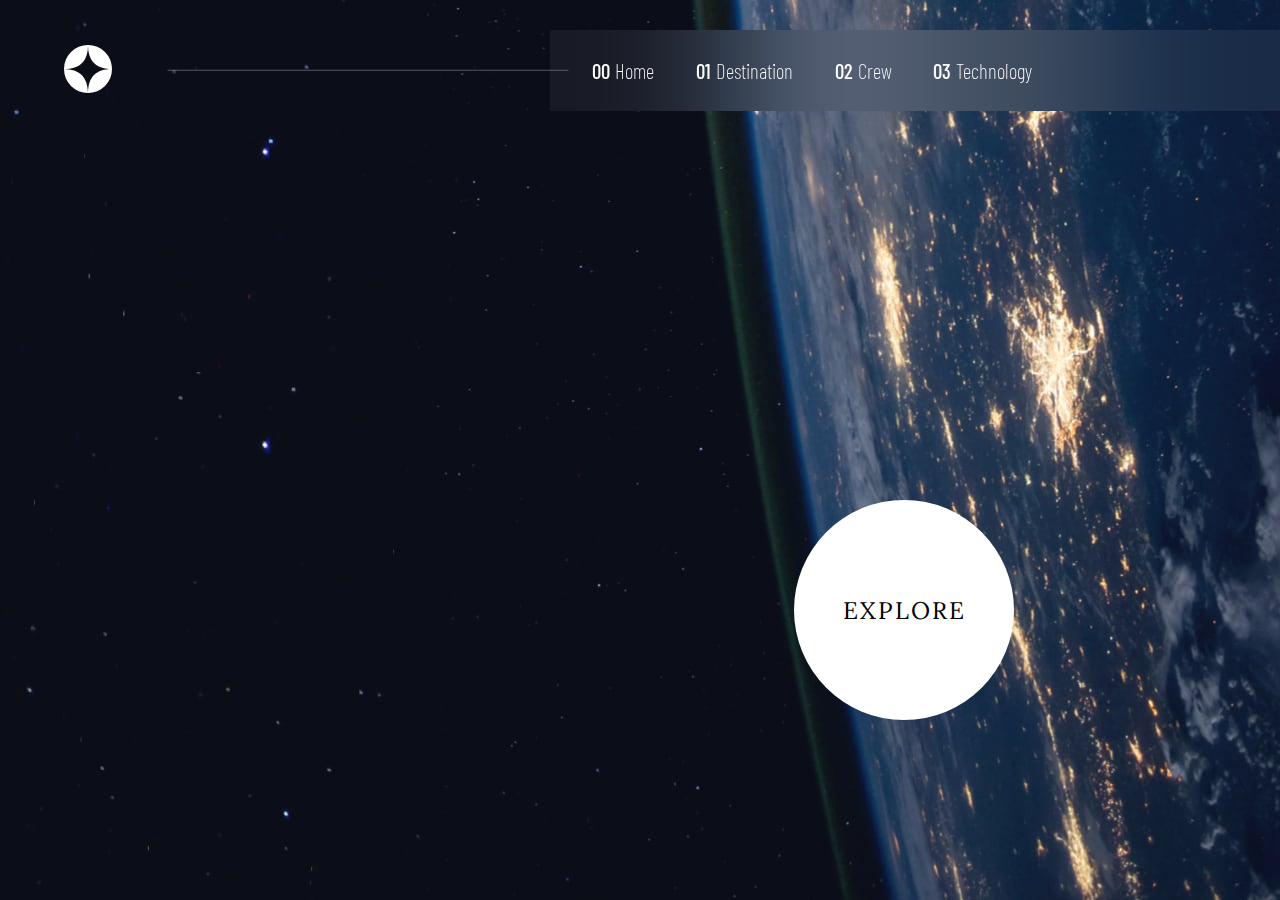
<file: starter-code/index.html>
<!DOCTYPE html>
<html lang="es">
<head>
  <meta charset="UTF-8">
  <meta name="viewport" content="width=device-width, initial-scale=1.0">

  <link rel="icon" type="image/png" sizes="32x32" href="./assets/favicon-32x32.png">
  
  <title>Frontend Mentor | Space tourism website</title>
  <link rel="stylesheet" href="../css/index.css">
</head>
<body>
  <header id="header">
   

  </header>

  <div class="modal" id="modal">
    <nav>
      <a href="index.html"><span>00</span> Home</a>
      <a href="../starter-code/destination-mars.html"><span>01</span> Destination</a>
      <a href="../starter-code/crew-engineer.html"><span>02</span> Crew</a>
      <a href="../starter-code/technology-vehicle.html"><span>03</span> Technology</a>
  </nav>
  </div>

  <main class="main">
    <section>
      <span>So, you want to travel to</span>
      <h1>Space</h1>
      <p>
        Let’s face it; if you want to go to space, you might as well genuinely go to 
        outer space and not hover kind of on the edge of it. Well sit back, and relax 
        because we’ll give you a truly out of this world experience!
      </p>
    </section>
    <section>
      <a href="#">Explore</a>
    </section>
  </main>

  <script type="module" src="../js/header.js"></script>
</body>
</html>
</file>
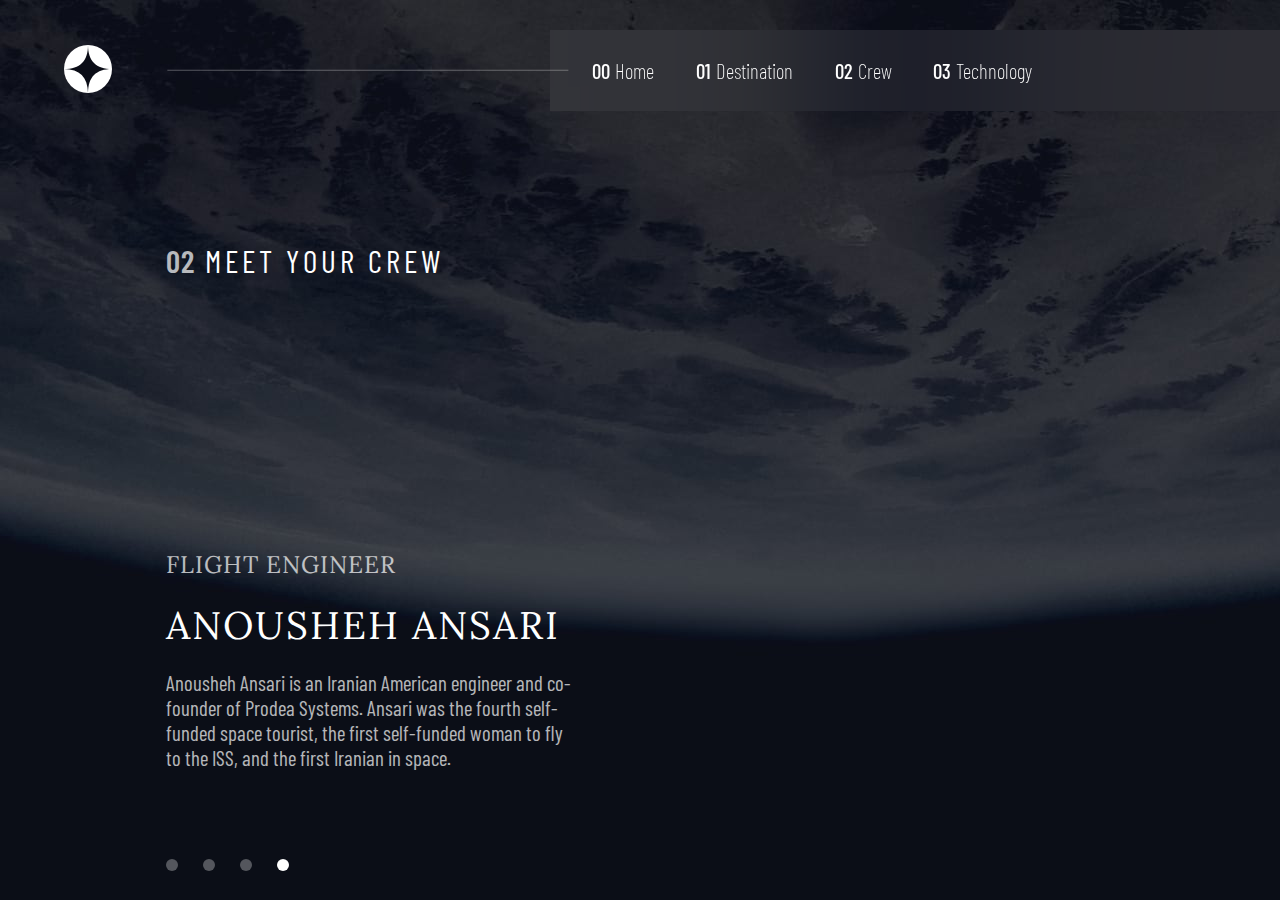
<file: starter-code/crew-engineer.html>
<!DOCTYPE html>
<html lang="es">
<head>
  <meta charset="UTF-8">
  <meta name="viewport" content="width=device-width, initial-scale=1.0">

  <link rel="icon" type="image/png" sizes="32x32" href="./assets/favicon-32x32.png">
  
  <title>Frontend Mentor | Space tourism website</title>
  <link rel="stylesheet" href="../css/crew.css">
</head>
<body>
  <header id="header"></header>
  <div class="modal" id="modal">
    <nav>
      <a href="index.html"><span>00</span> Home</a>
      <a href="../starter-code/destination-mars.html"><span>01</span> Destination</a>
      <a href="../starter-code/crew-engineer.html"><span>02</span> Crew</a>
      <a href="../starter-code/technology-vehicle.html"><span>03</span> Technology</a>
  </nav>
  </div>
  <main class="main">
    <h2><span>02</span> meet your crew</h2>
    <section class="main-section" id="main-section">
      
    </section>
  </main>

  <script type="module" src="../js/header.js"></script>
  <script src="../js/crew.js"></script>
</body>
</html>
</file>
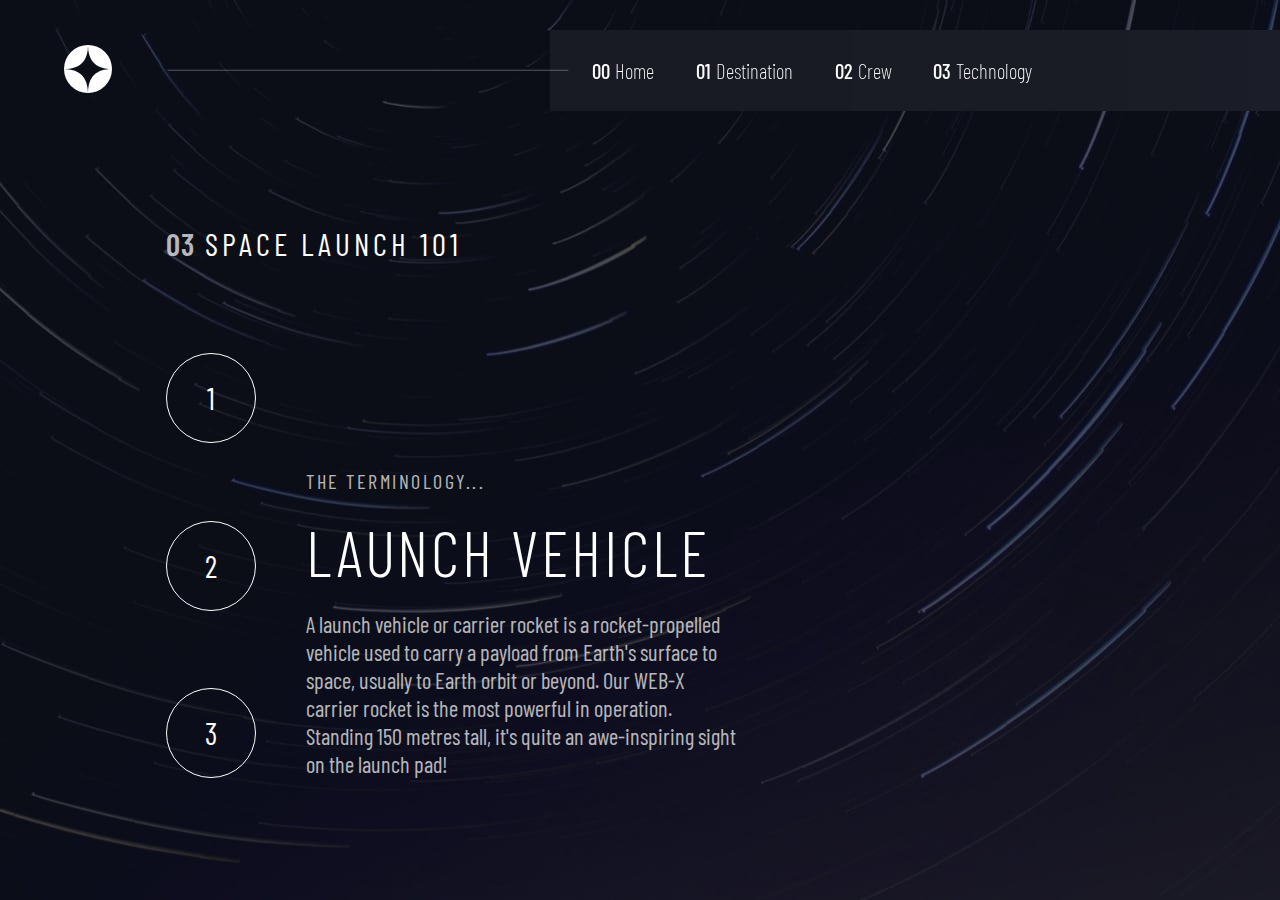
<file: starter-code/technology-vehicle.html>
<!DOCTYPE html>
<html lang="es">
<head>
  <meta charset="UTF-8">
  <meta name="viewport" content="width=device-width, initial-scale=1.0">

  <link rel="icon" type="image/png" sizes="32x32" href="./assets/favicon-32x32.png">
  
  <title>Frontend Mentor | Space tourism website</title>
  <link rel="stylesheet" href="../css/technology.css">
</head>
<body>

  <header id="header"></header>
  <div class="modal" id="modal">
    <nav>
        <a href="index.html"><span>00</span> Home</a>
        <a href="../starter-code/destination-mars.html"><span>01</span> Destination</a>
        <a href="../starter-code/crew-engineer.html"><span>02</span> Crew</a>
        <a href="../starter-code/technology-vehicle.html"><span>03</span> Technology</a>
    </nav>
  </div>

  <main class="main">
    <section class="main-section">
      <h2><span>03</span> Space launch 101</h2>
      <section id="section-main">
      </section>
    </section>
  </main>
  <script type="module" src="../js/header.js"></script>
  <script src="../js/technology.js"></script>
</body>
</html>
</file>
<file: css/index.css>
@import url('../css/animation.css');
@import url('../css/root.css');

body{
    background-image: url('../starter-code/assets/home/background-home-desktop.jpg');
}

.main{
    width: 87%;
    height: 80%;
    display: flex;
    margin-left: auto;
    justify-content: space-between;
    section:nth-child(1){
        width: 35%;
        display: flex;
        align-items: start;
        justify-content: end;
        flex-direction: column;
        color: #fff;
        opacity: 0;
        transform: translateX(-100%);
        animation: slideIn 1.5s forwards;    
        span{
            opacity: .8;
            text-transform: uppercase;
            font-size: clamp(.5rem,5vw,1.4rem);
            letter-spacing: 2px;
        }
        h1{
            text-transform: uppercase;
            font-family: var(--Lora);
            font-weight: lighter;
            font-size: clamp(1.8rem,15vw,7rem);
            letter-spacing: 3.5px;
        }
        p{
            opacity: .7;
            font-size: clamp(.5rem,5vw,1.15rem);
            max-width: 44ch;
            line-height: 1.5;
        }
    }
    section:nth-child(2){
        width: 90%;
        display: flex;
        align-items: end;
        justify-content: center;
        a{
            background-color: #fff;
            height: 220px;
            width: 220px;
            border-radius: 50%;
            display: flex;
            align-items: center;
            justify-content: center;
            color: #000;
            font-size: clamp(.7rem,5vw,1.5rem);
            text-transform: uppercase;
            letter-spacing: 2px;
            font-family: var(--Lora);
        }
    }
}


a{
    text-decoration: none;
}

/* Animaciones */

/* @Medias */
@media(width <= 928px){
    body{
        background-image: url('../starter-code/assets/home/background-home-tablet.jpg');
        height: auto;
        overflow-y: scroll;
    }

    .main{
        width: 100%;
        height: 100%;
        display: flex;
        flex-direction: column;
        row-gap: 50px;
        margin-block: 30px;
        padding-top: 150px;
        justify-content: space-evenly;
        align-items: center;
        section:nth-child(1){
            width: 100%;
            align-items: center;
            text-align: center;
            justify-content: center;
            flex-direction: column;  
            transform: translateY(-200%);
            animation-delay: .5s;
            p{
                max-width: 50ch;
            }
        }
        section:nth-child(2){
            width: 90%;
            display: flex;
            align-items: end;
            justify-content: center;
            a{
                height: 180px;
                width: 180px;
                font-size: clamp(.7rem,5vw,1.2rem);
            }
        }
    }
}

@media(width <= 554px){
    body{
        overflow-y: scroll;
        background-image: url('../starter-code/assets/home/background-home-mobile.jpg');
    }
}
</file>
<file: css/crew.css>
@import url('../css/animation.css');
@import url('../css/root.css');

body{
    background-image: url('../starter-code/assets/crew/background-crew-desktop.jpg');
}

.main{
    height: 100%;
    width: 87%;
    margin-left: auto;
    display: flex;
    flex-direction: column;
    color: #fff;
    h2{
        font-weight: 400;
        text-transform: uppercase;
        height: 45%;
        display: flex;
        align-items: end;
        gap: 10px;
        letter-spacing: 4px;
        font-size: 1.95rem;
        span{
            font-weight: 600;
            opacity: .7;
            letter-spacing: 1px;
        }
    }
    .main-section{
        width: 100%;
        height: 100%;
        display: flex;
        align-items: end;

        section:nth-child(1){
            width: 45%;
            height: 100%;
            display: flex;
            align-items: end;
            & > div{
                width: 100%;
                height: 100%;
                color: #fff;
                display: flex;
                flex-direction: column;
                justify-content: end;
                gap: 60px;
                article{
                    display: flex;
                    flex-direction: column;
                    gap: 20px;
                    h3{
                        text-transform: uppercase;
                        opacity: .7;
                        font-family: var(--Lora);
                        font-weight: 200;
                        font-size: clamp(1.2rem,5vw,1.5rem);
                        letter-spacing: 1px;
                    }
                    h1{
                        text-transform: uppercase;
                        font-family: var(--Lora);
                        font-weight: 300;
                        font-size: clamp(2rem,3vw,2.9rem);
                        letter-spacing: 2px;
                    }
                    p{
                        opacity: .7;
                        font-size: clamp(.9rem,2vw,1.3rem);
                        max-width: 45ch;
                    }
                }
                & > .btn-carrusel{
                    width: 100%;
                    display: flex;
                    height: 70px;
                    align-items: center;
                    justify-content: start;
                    gap: 25px;
                    a{
                        width: 12px;
                        height: 12px;
                        border-radius: 100%;
                        background-color: #fff;
                        opacity: .3;
                    }
                    a.active{
                        opacity: 1;
                    }
                }
            }
        }
        section:nth-child(2){
            width: 55%;
            height: 100%;
            display: flex;
            align-items: end;
            justify-content: start;
            figure{
                width: 100%;
                height: 90%;
                img{
                    width: 100%;
                    height: 100%;
                    max-height: 480px;
                    min-width: 300px;
                    max-width: 425px;
                    object-fit: contain;
                    mask-image: linear-gradient(
                        black 80%,
                        transparent
                    );
                    opacity: 0;
                    transform: translateY(-100%);
                    animation: sllideButtom 1.2s forwards;
                }
            }
        }
    }
}

@media (width <= 928px){
    body{
        background-image: url('../starter-code/assets/crew/background-crew-tablet.jpg');
        overflow-y: scroll;
        height: auto;
    }

    .main{
        flex-direction: column;
        width: 100%;
        gap: 60px;
        align-items: center;
        h2{
            margin-top: 160px;
        }
        .main-section{
            flex-direction: column;
            section:nth-child(1){
                width: 100%;
                & > div{
                    width: 100%;
                    height: 100%;
                    gap: 30px;
                    h2{
                        margin-bottom: 70px;
                    }
                    article{
                        width: 100%;
                        align-items: center;
                        text-align: center;
                        h3{
                            font-size: clamp(1.2rem,5vw,1.8rem);
                        }
                        p{
                            font-size: clamp(1rem,3vw,1.2rem);
                            max-width: 54.5ch;
                        }
                    }
                    & > .btn-carrusel{
                        justify-content: center;
                    }
                }
            }
            section:nth-child(2){
                width: 100%;
                justify-content: center;
                align-items: center;
                figure{
                    display: flex;
                    justify-content: center;
                    height: 100%;
                    img{
                        animation-name: titleSlideRigth;
                    }
                }
            }
        }
    }
}

@media(width <= 554px){
    body{
        background-image: url('../starter-code/assets/crew/background-crew-mobile.jpg');
    }
    .main{
        .main-section{
            flex-direction: column-reverse;
            section:nth-child(2){
                figure{
                    width: 80%;
                }
            }
        }
    }
}
</file>
<file: css/technology.css>
@import url('../css/animation.css');
@import url('../css/root.css');


body{
    background-image: url('../starter-code/assets/technology/background-technology-desktop.jpg');
}
.main{
    height: 100%;
    width: 87%;
    margin-left: auto;
    display: flex;
    align-items: end;
    .main-section{
        width: 100%;
        height: 75%;
        display: flex;
        flex-direction: column;
        color: #fff;
        h2{
            font-weight: 400;
            text-transform: uppercase;
            display: flex;
            align-items: end;
            gap: 10px;
            letter-spacing: 4px;
            font-size: clamp(1.2rem,5vw,1.95rem);
            span{
                font-weight: 600;
                opacity: .7;
                letter-spacing: 1px;
            }
        }
        section{
            width: 100%;
            height: 90%;
            display: flex;
            gap: 30px;
            section:nth-child(1){
                width: 55%;
                height: 100%;
                display: flex;
                align-items: center;
                gap: 50px;
                nav{
                    height: 70%;
                    display: flex;
                    flex-direction: column;
                    gap: 20px;
                    justify-content: space-between;
                    a{
                        width: 90px;
                        height: 90px;
                        background-color: transparent;
                        font-size: 1.9rem;
                        color: #fff;
                        border: 1px solid #fff;
                        border-radius: 50%;
                        display: flex;
                        align-items: center;
                        justify-content: center;
                        &.active{
                            animation: activeTec 1s .7s forwards;
                        }
                    }
                }
                article{
                    height: 70%;
                    display: flex;
                    gap: 20px;
                    flex-direction: column;
                    justify-content: end;
                    span{
                        text-transform: uppercase;
                        letter-spacing: 2.5px;
                        opacity: .7;
                        font-size: clamp(.9rem,2vw,1.25rem);
                    }
                    h1{
                        text-transform: uppercase;
                        font-weight: 300;
                        font-size: clamp(.9rem,5vw,4.8rem);
                        letter-spacing: 3px;
                    }
                    p{
                        opacity: .7;
                        font-size: clamp(.7rem,2vw,1.4rem);
                        max-width: 43.5ch;
                        line-height: 1.25;
                    }
                }
            }
            section:nth-child(2){
                width: 45%;
                height: 100%;
                display: flex;
                justify-content: end;
                figure{
                    width: 100%;
                    min-width: 300px;
                    max-width: 539.76px;
                    height: 100%;
                    display: flex;
                    justify-content: end;
                    align-items: end;
                    img{
                        width: 100%;
                        height: 100%;
                        opacity: 0;
                        transform: translateX(100%);
                        animation: slideIn 1.2s forwards;
                    }
                }
            }
        }
    }
}

@media (width <= 928px){
    body{
        height: auto;
        overflow-y: scroll;
        background-image: url('../starter-code/assets/technology/background-technology-tablet.jpg');
        padding-bottom: 50px;
    }
    header{
        padding-top: 50px;
    }
    .main{
        width: 100%;
        height: 100%;
        align-items: center;
        justify-content: center;
        .main-section{
            height: 100%;
            row-gap: 20px;
            h2{
                margin-top: 150px;
                display: flex;
                justify-content: center;
                align-items: center;  
            }
            section{
                flex-direction: column-reverse;
                height: 100%;
                section:nth-child(1){
                    width: 100%;
                    flex-direction: column;
                    gap: 30px;
                    nav{
                        flex-direction: row;
                        a{
                            width: 50px;
                            height: 50px;
                            font-size: 1.2rem;
                        }
                    }
                    article{
                        gap: 10px;
                        text-align: center;
                        p{
                            max-width: 50ch;
                            font-size: clamp(.9rem,3vw,1.25rem);
                        }
                    }
                }
                section:nth-child(2){
                    width: 100%;
                    justify-content: center;
                    align-items: center;
                    height: 200px;
                    img{
                        width: 100%;
                        height: 100%;
                        object-fit: cover;
                    }
                }
            }
        }
    }
}
@media (width <= 554px){
    body{
        background-image: url('../starter-code/assets/technology/background-technology-mobile.jpg');
    }
}
</file>
